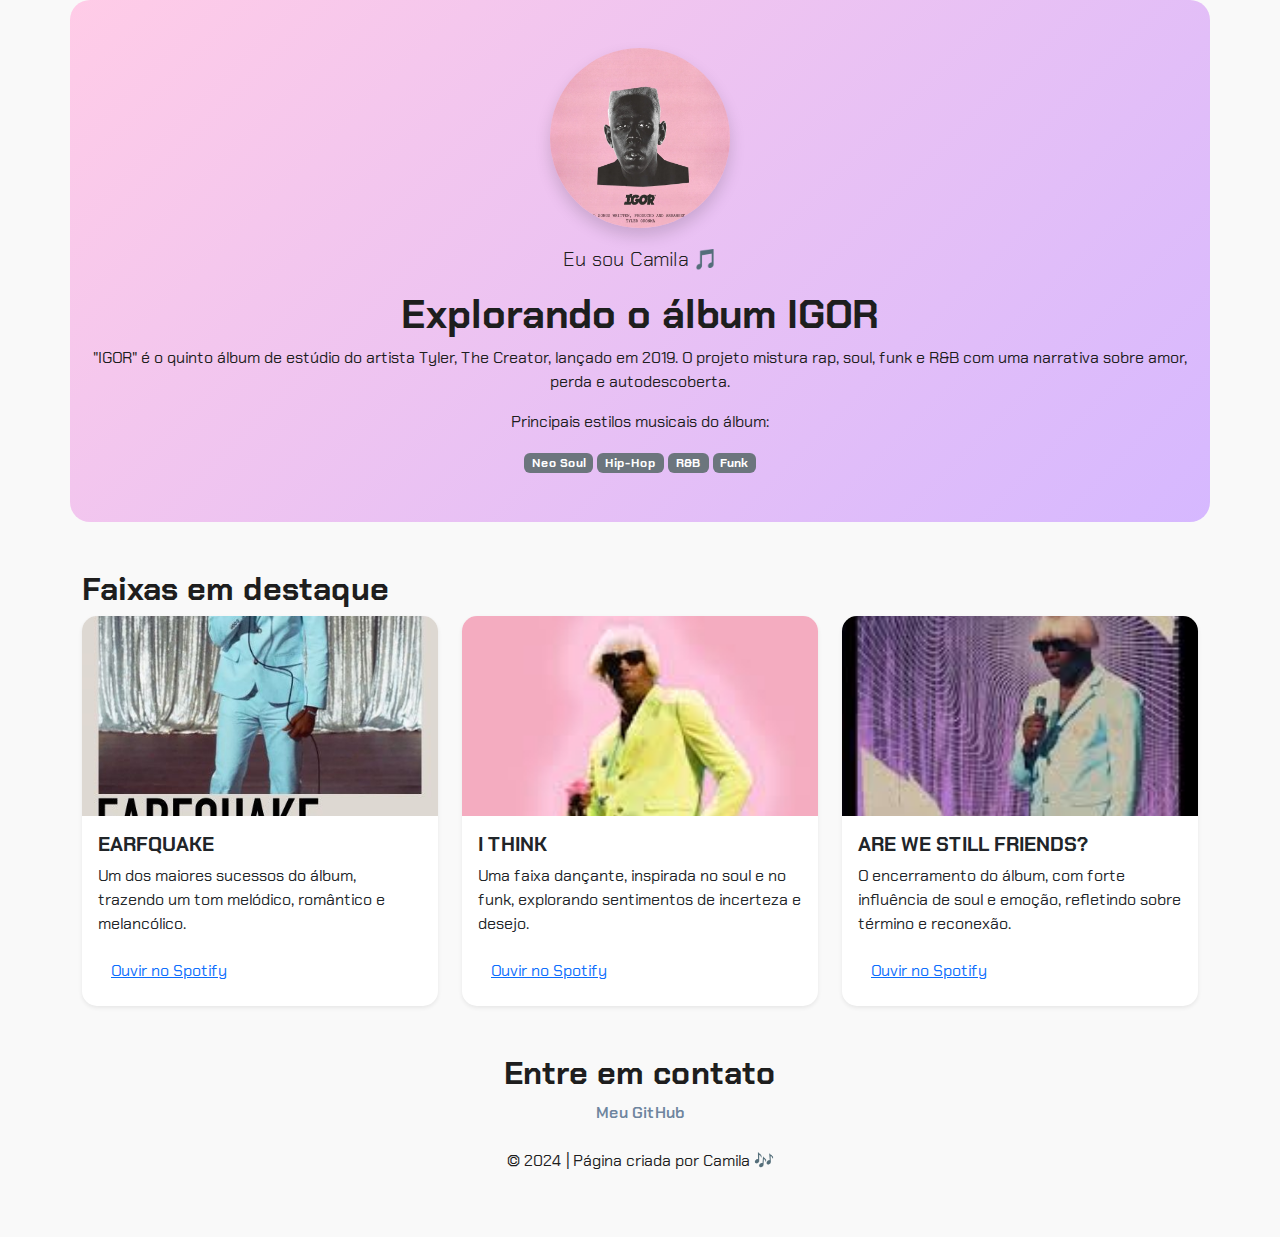
<file: index.html>
<!DOCTYPE html>
<html lang="pt-br">

<head>
    <meta charset="UTF-8">
    <meta name="viewport" content="width=device-width, initial-scale=1.0">
    <link href="https://cdn.jsdelivr.net/npm/bootstrap@5.3.2/dist/css/bootstrap.min.css" rel="stylesheet">
    <link rel="stylesheet" href="style.css">
    <title>Camila - IGOR</title>
</head>

<body>
    <header class="container text-center py-5">
        <img src="imagens/igor-cover.png" alt="Capa do álbum IGOR de Tyler, The Creator"
            class="rounded-circle shadow" width="180" height="180">
        <p class="lead mt-3">Eu sou Camila 🎵</p>
        <h1>Explorando o álbum IGOR</h1>
        <p>
            "IGOR" é o quinto álbum de estúdio do artista Tyler, The Creator, lançado em 2019. 
            O projeto mistura rap, soul, funk e R&B com uma narrativa sobre amor, perda e autodescoberta.
        </p>
        <p>Principais estilos musicais do álbum:</p>
        <div>
            <span class="badge bg-secondary">Neo Soul</span>
            <span class="badge bg-secondary">Hip-Hop</span>
            <span class="badge bg-secondary">R&B</span>
            <span class="badge bg-secondary">Funk</span>
        </div>
    </header>

    <main class="container mt-5">
        <h2>Faixas em destaque</h2>
        <div class="row">
            <!-- Faixa 1 -->
            <div class="col-md-4">
                <div class="card shadow-sm">
                    <img src="imagens/igor-1.png" class="card-img-top" alt="Imagem representando a faixa EARFQUAKE">
                    <div class="card-body">
                        <h5 class="card-title">EARFQUAKE</h5>
                        <p class="card-text">
                            Um dos maiores sucessos do álbum, trazendo um tom melódico, romântico e melancólico.
                        </p>
                        <a href="https://open.spotify.com/track/5hVghJ4KaYES3BFUATCYn0" target="_blank" class="btn btn-link">Ouvir no Spotify</a>
                    </div>
                </div>
            </div>
            <!-- Faixa 2 -->
            <div class="col-md-4">
                <div class="card shadow-sm">
                    <img src="imagens/igor-2.png" class="card-img-top" alt="Imagem representando a faixa I THINK">
                    <div class="card-body">
                        <h5 class="card-title">I THINK</h5>
                        <p class="card-text">
                            Uma faixa dançante, inspirada no soul e no funk, explorando sentimentos de incerteza e desejo.
                        </p>
                        <a href="https://open.spotify.com/track/6ncG8uhO9b4m3Kg6Gh7x5n" target="_blank" class="btn btn-link">Ouvir no Spotify</a>
                    </div>
                </div>
            </div>
            <!-- Faixa 3 -->
            <div class="col-md-4">
                <div class="card shadow-sm">
                    <img src="imagens/igor-3.png" class="card-img-top" alt="Imagem representando a faixa ARE WE STILL FRIENDS?">
                    <div class="card-body">
                        <h5 class="card-title">ARE WE STILL FRIENDS?</h5>
                        <p class="card-text">
                            O encerramento do álbum, com forte influência de soul e emoção, refletindo sobre término e reconexão.
                        </p>
                        <a href="https://open.spotify.com/track/6VtQJ4Xqj8dC9fPj8QbPlC" target="_blank" class="btn btn-link">Ouvir no Spotify</a>
                    </div>
                </div>
            </div>
        </div>
    </main>

    <footer class="container py-5 text-center">
        <h2>Entre em contato</h2>
        <p><a href="https://github.com/camilasouza">Meu GitHub</a></p>
        <p class="mt-4">© 2024 | Página criada por Camila 🎶</p>
    </footer>

    <script src="https://cdn.jsdelivr.net/npm/bootstrap@5.3.2/dist/js/bootstrap.bundle.min.js"></script>
</body>

</html>
</file>
<file: style.css>
@import url('https://fonts.googleapis.com/css2?family=Chakra+Petch:wght@400;600;700&display=swap');

:root {
    --cor-principal: #6E859F;
    --cor-secundaria: #1E1E1E;
    --cor-destaque: #FFB6C1;
    --cor-fundo: #F9F9F9;
}

body {
    font-family: 'Chakra Petch', sans-serif;
    background-color: var(--cor-fundo);
    color: var(--cor-secundaria);
}

h1, h2, h5 {
    color: var(--cor-secundaria);
    font-weight: 700;
}

header {
    background: linear-gradient(135deg, #ffcce7, #d6b8ff);
    border-radius: 20px;
    padding: 30px;
}

.card {
    border: none;
    border-radius: 15px;
    overflow: hidden;
}

.card img {
    height: 200px;
    object-fit: cover;
}

footer a {
    color: var(--cor-principal);
    font-weight: 600;
    text-decoration: none;
}

footer a:hover {
    color: var(--cor-destaque);
}
</file>
